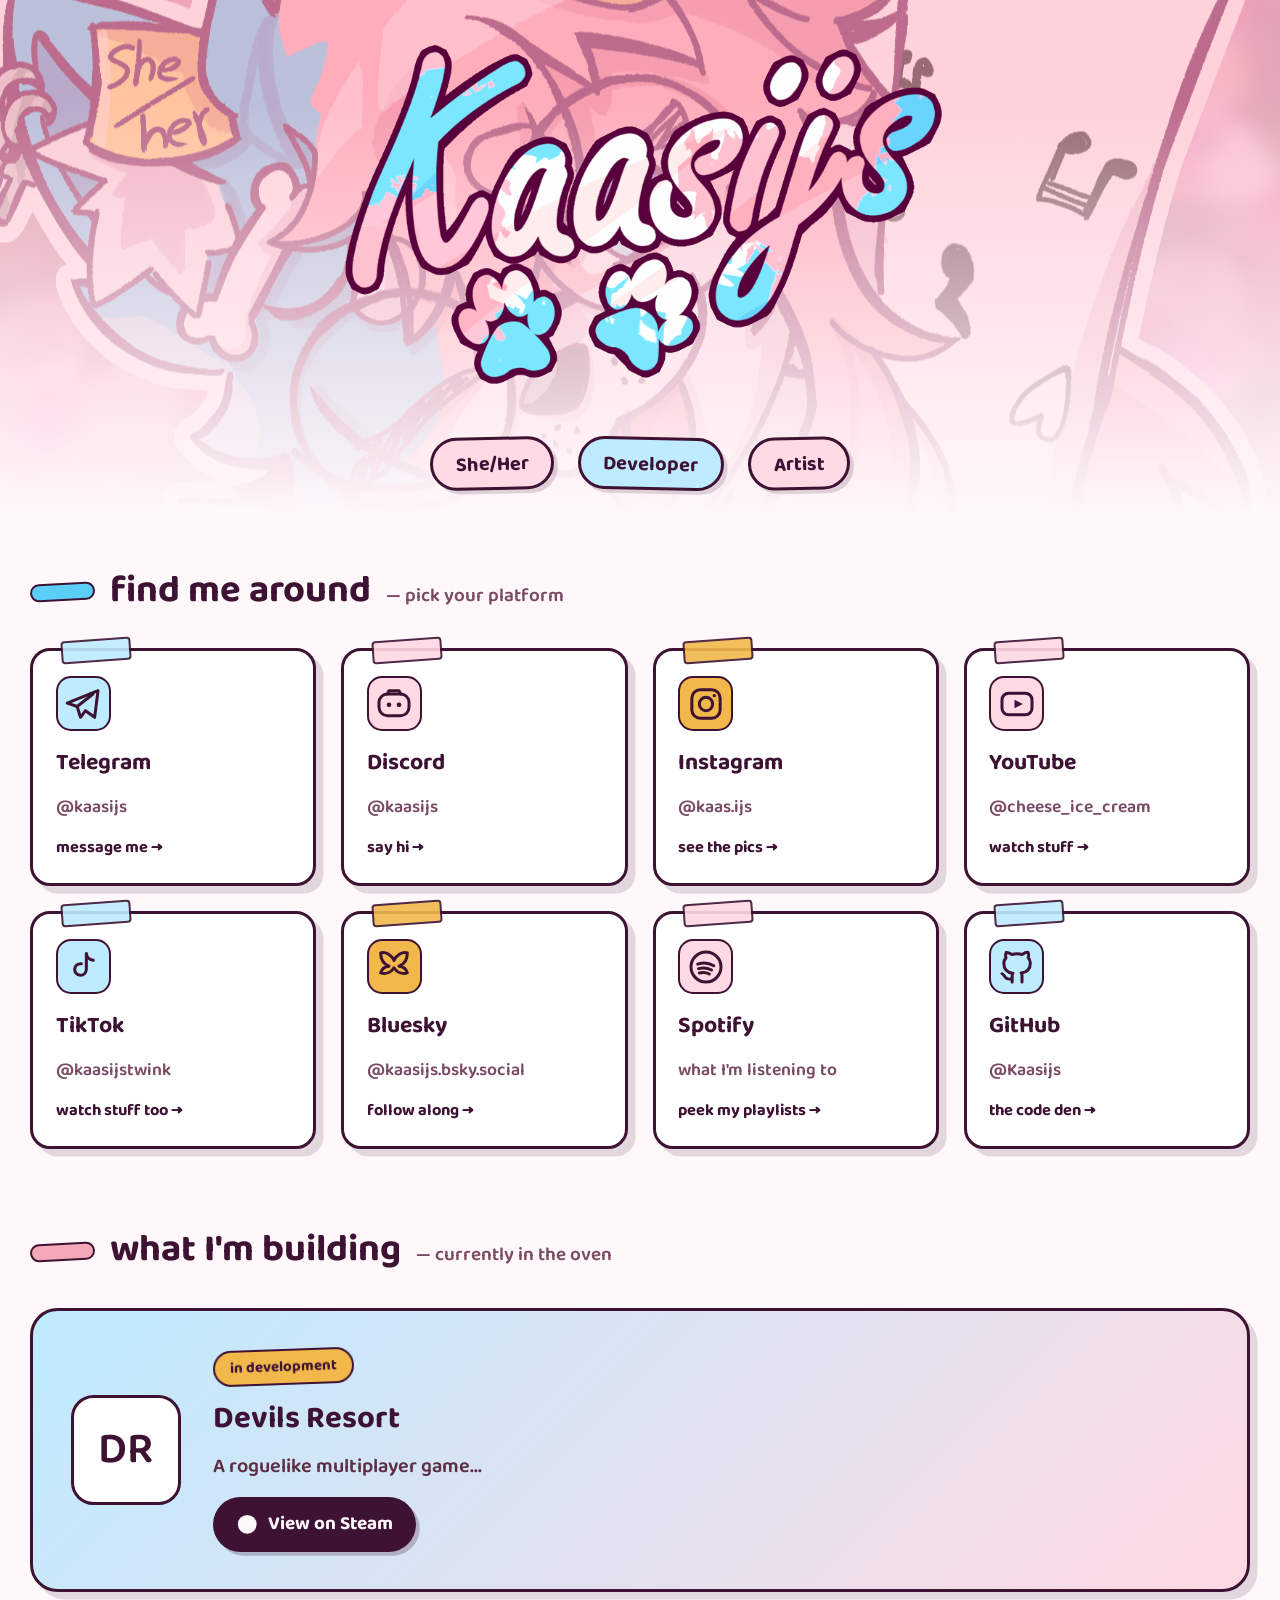
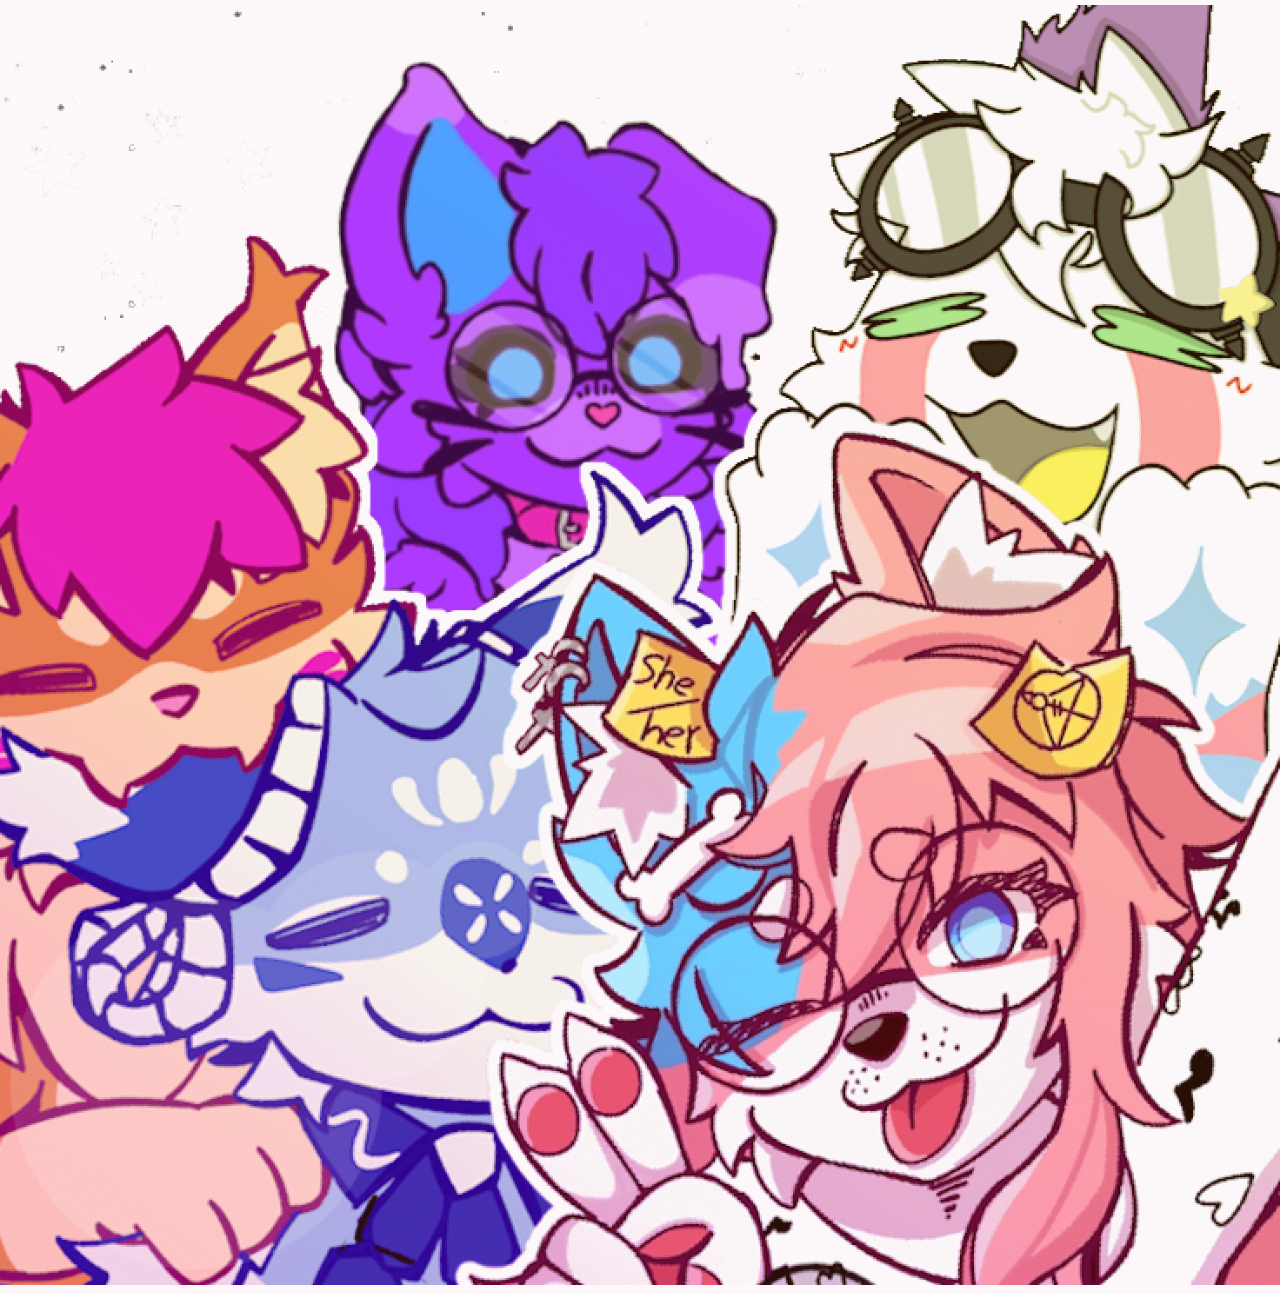
<file: index.html>
<!DOCTYPE html>
<html lang="en">
<head>
<meta charset="UTF-8">
<meta name="viewport" content="width=device-width, initial-scale=0.8">
<title>Kaasijs</title>
<link rel="icon" href="assets/paw-heart.png">
<link rel="preconnect" href="https://fonts.googleapis.com">
<link href="https://fonts.googleapis.com/css2?family=Baloo+2:wght@500;600;700;800&family=Quicksand:wght@500;600;700&display=swap" rel="stylesheet">
<style>
  :root{
    --blue:#5BCEFA;
    --blue-soft:#BEEBFF;
    --pink:#F5A9B8;
    --pink-soft:#FFD9E3;
    --white:#FFFFFF;
    --ink:#3D1233;
    --gold:#F2B84B;
    --paper:#FFF8FB;
    --shadow: 6px 6px 0 rgba(61,18,51,0.14);
    --bg-image: url("assets/avatar.png?v=2");
    zoom:1.25;
  }

  @keyframes float{
      0%,100%{ transform: translateY(0);}
      50%{ transform: translateY(-10px);}
    }

  *{box-sizing:border-box;}
  body{
    margin:0;
    background:var(--paper);
    color:var(--ink);
    font-family:'Quicksand', sans-serif;
    font-weight:600;
    overflow-x:hidden;
    font-family:'Baloo 2', cursive;
    scroll-behavior:smooth;
    align-items: center;    
  }

  /* Everything starts hidden */
  .site-fade {
    opacity: 0;
    transform: translateY(-20px);
  }

  /* JS adds this class */
  .site-fade.show {
    animation: fadeInDown 0.7s ease-out forwards;
  }

  @keyframes fadeInDown {
    0% {
      opacity: 0;
      transform: translateY(-20px);
    }

  100% {
    opacity: 1;
    transform: translateY(0);
  }

}
  /* Bounce after 5 seconds */ .site-fade.bounce { animation: littleBounce 0.55s ease-in-out; }
  @keyframes littleBounce { 0% { transform: translateY(0); } 30% { transform: translateY(-8px); } 55% { transform: translateY(2px); } 75% { transform: translateY(-4px); } 100% { transform: translateY(0); } }

  a{ color:inherit; }

  /* ---------- hero ---------- */
  .hero{
    position:relative;
    min-height:40vh;
    display: column;
    text-align: center;
    align-content: center;
    align-items: center;
    justify-content:center;
    padding: 32px 10px 20px;
    overflow:hidden;
    --hero-overlay:#ffb3c299;
    background:
      linear-gradient(180deg, var(--hero-overlay) 0%,var(--hero-overlay) 20%, var(--paper) 100%),
      var(--bg-image) center / cover no-repeat;
    background-size: cover;
  }

  .hero-logo{
    padding: 0px 0px 0px;
    align-self: center;
    min-height: 0px;
    transition: transform 0.22s cubic-bezier(.2,1.2,.4,1), box-shadow 0.22s;
  }

  .chip{
    display:inline-block;
    align-self: center;
    align-content: center;
    align-items:center;
    background:var(--white);
    border:2.5px solid var(--ink);
    border-radius:999px;
    padding:6px 18px;
    margin: 0px 8px;
    font-weight:700;
    transform: rotate(-2deg);
    box-shadow: 3px 3px 0 rgba(61,18,51,0.16);
    transition: transform 0.22s cubic-bezier(.2,1.2,.4,1), box-shadow 0.22s;
  }
  .chip:nth-child(odd){ transform: rotate(-1.2deg); }
  .chip:nth-child(even){ transform: rotate(1.2deg); }
  .chip:hover, .card:focus-visible{
    transform: translateY(-6px) rotate(0deg) scale(1.03);
    box-shadow: 9px 9px 0 rgba(61,18,51,0.18);
    outline:none;
  }
  .chip.pink{ background:var(--pink-soft); }
  .chip.blue{ background:var(--blue-soft); }

  /* ---------- section shell ---------- */
  section.block{
    position:relative;
    z-index:1;
    max-width:1040px;
    margin: 0 auto;
    padding: 36px 24px 10px;
  }
  .section-head{
    display:flex;
    align-items:baseline;
    gap:12px;
    margin-bottom:22px;
    flex-wrap:wrap;
  }
  .section-head h2{
    font-size:1.9rem;
    margin:0;
    font-weight:700;
  }
  .section-head .sub{
    font-size:0.95rem;
    font-weight:600;
    color: #7a4a63;
  }
  .underline-blob{
    display:inline-block;
    width:52px; height:14px;
    background:var(--blue);
    border:2px solid var(--ink);
    border-radius:10px;
    transform: rotate(-3deg);
  }

  /* ---------- socials grid ---------- */
  .grid{
    display:grid;
    grid-template-columns: repeat(auto-fit, minmax(210px,1fr));
    gap:20px;
    padding-bottom: 10px;
  }
  .card{
    position:relative;
    background:var(--white);
    border:2.5px solid var(--ink);
    border-radius:16px;
    padding:20px 18px 18px;
    box-shadow: var(--shadow);
    text-decoration:none;
    display:flex;
    flex-direction:column;
    gap:10px;
    transition: transform 0.22s cubic-bezier(.2,1.2,.4,1), box-shadow 0.22s;
  }
  .card:nth-child(odd){ transform: rotate(-1.2deg); }
  .card:nth-child(even){ transform: rotate(1.2deg); }
  .card:hover, .card:focus-visible{
    transform: translateY(-6px) rotate(0deg) scale(1.03);
    box-shadow: 9px 9px 0 rgba(61,18,51,0.18);
    outline:none;
  }
  .card:focus-visible{ outline: 3px solid var(--ink); outline-offset:3px; }

  .card-tape{
    position:absolute;
    top:-10px;
    left:22px;
    width:56px;
    height:18px;
    background: var(--icon-bg, var(--blue-soft));
    border:2px solid var(--ink);
    border-radius:3px;
    opacity:0.9;
    transform: rotate(-4deg);
  }
  .card-icon{
    width:44px;
    height:44px;
    border-radius:12px;
    display:flex;
    align-items:center;
    justify-content:center;
    background: var(--icon-bg, var(--blue-soft));
    border:2px solid var(--ink);
    color:var(--ink);
  }
  .card-icon svg{ width:32px; height:32px; }
  .card h3{
    margin:0;
    font-size:1.15rem;
  }
  .card p{
    margin:0;
    font-size:0.88rem;
    color:#7a4a63;
    font-weight:600;
  }
  .card .go{
    margin-top:auto;
    font-size:0.82rem;
    font-family:'Baloo 2';
    font-weight:700;
    color:var(--ink);
  }
  .card .go::after{ content:" →"; }

  /* ---------- project feature ---------- */
  .project-card{
    position:relative;
    background: linear-gradient(135deg, var(--blue-soft), var(--pink-soft));
    border:3px solid var(--ink);
    border-radius:22px;
    padding: 30px;
    box-shadow: var(--shadow);
    display:flex;
    gap:26px;
    flex-wrap:wrap;
    align-items:center;
    text-decoration:none;
    transition: transform 0.25s cubic-bezier(.2,1.2,.4,1), box-shadow 0.25s;
  }
  .project-card:hover, .project-card:focus-visible{
    transform: translateY(-5px);
    box-shadow: 10px 10px 0 rgba(61,18,51,0.18);
    outline:none;
  }
  .project-badge{
    flex:0 0 auto;
    width:88px;
    height:88px;
    border-radius:18px;
    background:var(--white);
    border:2.5px solid var(--ink);
    display:flex;
    align-items:center;
    justify-content:center;
    font-size:2.2rem;
  }
  .project-content{ flex:1 1 300px; }
  .project-content .status{
    display:inline-block;
    background:var(--gold);
    border:2px solid var(--ink);
    border-radius:999px;
    padding:3px 12px;
    font-size:0.75rem;
    font-family:'Baloo 2';
    font-weight:700;
    margin-bottom:8px;
    transform: rotate(-2deg);
  }
  .project-content h3{
    margin:0 0 6px;
    font-size:1.55rem;
  }
  .project-content p{
    margin:0 0 12px;
    font-weight:600;
    line-height:1.55;
    color:#5c2f45;
  }
  .steam-btn{
    display:inline-flex;
    align-items:center;
    gap:8px;
    background:var(--ink);
    color:var(--paper);
    font-family:'Baloo 2';
    font-weight:700;
    padding:10px 18px;
    border-radius:999px;
    text-decoration:none;
    font-size:0.95rem;
    box-shadow: 3px 3px 0 rgba(61,18,51,0.25);
  }

  /* ---------- footer ---------- */
  footer{
    position:relative;
    z-index:1;
    text-align:center;
    padding: 48px 24px 40px;
    font-size:0.85rem;
    color:#7a4a63;
    font-weight:600;
  }
  footer .paws{
    font-size:1rem;
    letter-spacing:10px;
    color:var(--pink);
    margin-bottom:8px;
  }

</style>
</head>
<body>

<header class="hero">
  <img class="hero-logo" style=max-width:500px;width:100%; src="assets/logo.png" alt="kaasijs">
  <div style=min-height:16px;></div>
  <div style=min-height:16px;></div>
  <div class="chip-row">
    <span class="chip pink">She/Her</span>
    <span class="chip blue">Developer</span>
    <span class="chip pink">Artist</span>
  </div>
</header>

<section class="block" id="socials">
  <div class="section-head">
    <span class="underline-blob"></span>
    <h2>find me around</h2>
    <span class="sub">— pick your platform</span>
  </div>

  <div class="grid">

    <a class="card" href="https://t.me/kaasijs" target="_blank" rel="noopener" style="--icon-bg:var(--blue-soft)">
      <span class="card-tape"></span>
      <span class="card-icon" aria-hidden="true">
        <svg viewBox="0 0 24 24" fill="none" stroke="currentColor" stroke-width="1.8" stroke-linecap="round" stroke-linejoin="round"><path d="M21 4L2.5 11.5l6 2 2 6.5 3-4 5.5 4L21 4z"/><path d="M8.5 13.5L18 6"/></svg>
      </span>
      <h3>Telegram</h3>
      <p>@kaasijs</p>
      <span class="go">message me</span>
    </a>

    <a class="card" href="https://discordapp.com/users/1133811648747016242" target="_blank" rel="noopener" style="--icon-bg:var(--pink-soft)">
      <span class="card-tape"></span>
      <span class="card-icon" aria-hidden="true">
        <svg viewBox="0 0 24 24" fill="none" stroke="currentColor" stroke-width="1.8" stroke-linecap="round" stroke-linejoin="round"><rect x="3" y="6" width="18" height="13" rx="5"/><circle cx="9" cy="12.5" r="1.4" fill="currentColor" stroke="none"/><circle cx="15" cy="12.5" r="1.4" fill="currentColor" stroke="none"/><path d="M8 6l1-2h6l1 2"/></svg>
      </span>
      <h3>Discord</h3>
      <p>@kaasijs</p>
      <span class="go">say hi</span>
    </a>

    <a class="card" href="https://www.instagram.com/kaas.ijs/" target="_blank" rel="noopener" style="--icon-bg:var(--gold)">
      <span class="card-tape"></span>
      <span class="card-icon" aria-hidden="true">
        <svg viewBox="0 0 24 24" fill="none" stroke="currentColor" stroke-width="1.8"><rect x="3.5" y="3.5" width="17" height="17" rx="5"/><circle cx="12" cy="12" r="4"/><circle cx="17" cy="7" r="1" fill="currentColor" stroke="none"/></svg>
      </span>
      <h3>Instagram</h3>
      <p>@kaas.ijs</p>
      <span class="go">see the pics</span>
    </a>

    <a class="card" href="https://www.youtube.com/@cheese_ice_cream" target="_blank" rel="noopener" style="--icon-bg:var(--pink-soft)">
      <span class="card-tape"></span>
      <span class="card-icon" aria-hidden="true">
        <svg viewBox="0 0 24 24" fill="none" stroke="currentColor" stroke-width="1.8" stroke-linejoin="round"><rect x="3" y="5.5" width="18" height="13" rx="4"/><path d="M10.5 9.5l5 2.5-5 2.5z" fill="currentColor" stroke="none"/></svg>
      </span>
      <h3>YouTube</h3>
      <p>@cheese_ice_cream</p>
      <span class="go">watch stuff</span>
    </a>

    <a class="card" href="https://www.tiktok.com/@kaasijstwink" target="_blank" rel="noopener" style="--icon-bg:var(--blue-soft)">
      <span class="card-tape"></span>
      <span class="card-icon" aria-hidden="true">
        <svg viewBox="0 0 24 24" fill="none" stroke="currentColor" stroke-width="1.8" stroke-linecap="round" stroke-linejoin="round"><path d="M14 4v9.5a3.5 3.5 0 1 1-3-3.46"/><path d="M14 4c.4 2.2 2 3.7 4.2 4"/></svg>
      </span>
      <h3>TikTok</h3>
      <p>@kaasijstwink</p>
      <span class="go">watch stuff too</span>
    </a>

    <a class="card" href="https://bsky.app/profile/kaasijs.bsky.social" target="_blank" rel="noopener" style="--icon-bg:var(--gold)">
      <span class="card-tape"></span>
      <span class="card-icon" aria-hidden="true">
        <svg viewBox="0 0 24 24" fill="none" stroke="currentColor" stroke-width="1.8" stroke-linejoin="round"><path d="M12 8c-1.5-3-5-5.5-8-4.5 0 4.5 2 7 5 8-3 .3-4.5 2-5 4 3.2 1 6.3-.2 8-3 1.7 2.8 4.8 4 8 3-.5-2-2-3.7-5-4 3-1 5-3.5 5-8-3-1-6.5 1.5-8 4.5z"/></svg>
      </span>
      <h3>Bluesky</h3>
      <p>@kaasijs.bsky.social</p>
      <span class="go">follow along</span>
    </a>

    <a class="card" href="https://open.spotify.com/user/31kuds4gvqf3ldm6mgi4k7spsshi" target="_blank" rel="noopener" style="--icon-bg:var(--pink-soft)">
      <span class="card-tape"></span>
      <span class="card-icon" aria-hidden="true">
        <svg viewBox="0 0 24 24" fill="none" stroke="currentColor" stroke-width="1.8" stroke-linecap="round"><circle cx="12" cy="12" r="9"/><path d="M7 10.3c3.2-1 7-.6 9.7 1"/><path d="M7.5 13c2.6-.7 5.6-.4 7.8.8"/><path d="M8 15.6c2-.5 4.3-.3 6 .6"/></svg>
      </span>
      <h3>Spotify</h3>
      <p>what I'm listening to</p>
      <span class="go">peek my playlists</span>
    </a>

    <a class="card" href="https://github.com/Kaasijs" target="_blank" rel="noopener" style="--icon-bg:var(--blue-soft)">
      <span class="card-tape"></span>
      <span class="card-icon" aria-hidden="true">
        <svg viewBox="0 0 24 24" fill="none" stroke="currentColor" stroke-width="1.8" stroke-linecap="round" stroke-linejoin="round"><path d="M9 19c-4.3 1.4-4.3-2.5-6-3m12 5v-3.4c0-1 .1-1.4-.5-2 2.8-.3 5.5-1.4 5.5-6a4.6 4.6 0 0 0-1.3-3.2 4.2 4.2 0 0 0-.1-3.2s-1.1-.3-3.5 1.3a12.3 12.3 0 0 0-6.2 0C6.6 3 5.5 3.3 5.5 3.3a4.2 4.2 0 0 0-.1 3.2A4.6 4.6 0 0 0 4.1 9.7c0 4.6 2.7 5.7 5.5 6-.6.6-.6 1.2-.5 2V21"/></svg>
      </span>
      <h3>GitHub</h3>
      <p>@Kaasijs</p>
      <span class="go">the code den</span>
    </a>

  </div>
</section>

<section class="block" id="projects">
  <div class="section-head">
    <span class="underline-blob" style="background:var(--pink);"></span>
    <h2>what I'm building</h2>
    <span class="sub">— currently in the oven</span>
  </div>

  <a class="project-card" href="https://store.steampowered.com/app/3691440/Friendly_Firewall/" target="_blank" rel="noopener">
    <span class="project-badge" aria-hidden="true">DR</span>
    <div class="project-content">
      <span class="status">in development</span>
      <h3>Devils Resort</h3>
      <p>A roguelike multiplayer game...</p>
      <span class="steam-btn">
        <svg width="18" height="18" viewBox="0 0 24 24" fill="currentColor"><circle cx="12" cy="12" r="10"/></svg>
        View on Steam
      </span>
    </div>
  </a>
</section>
</body>

<footer style=padding:0px;margin:0;>
  <img style=padding:0px;width:100%;margin:0;transform:translateY(10px); src="assets/group-foto.png">
</footer style=padding:0px;margin:0;>

<script>
document.addEventListener("DOMContentLoaded", () => {
  const elements = document.querySelectorAll(
    "header, main, section, article, footer, nav, h1, h2, h3, p, img, button, a, .card"
  );

  elements.forEach((element, index) => {
    element.classList.add("site-fade");
    element.style.animationDelay = `${index * 0.08}s`;

    setTimeout(() => {
      element.classList.add("show");
    }, 50);
  });
});
</script>

</html>
</file>
